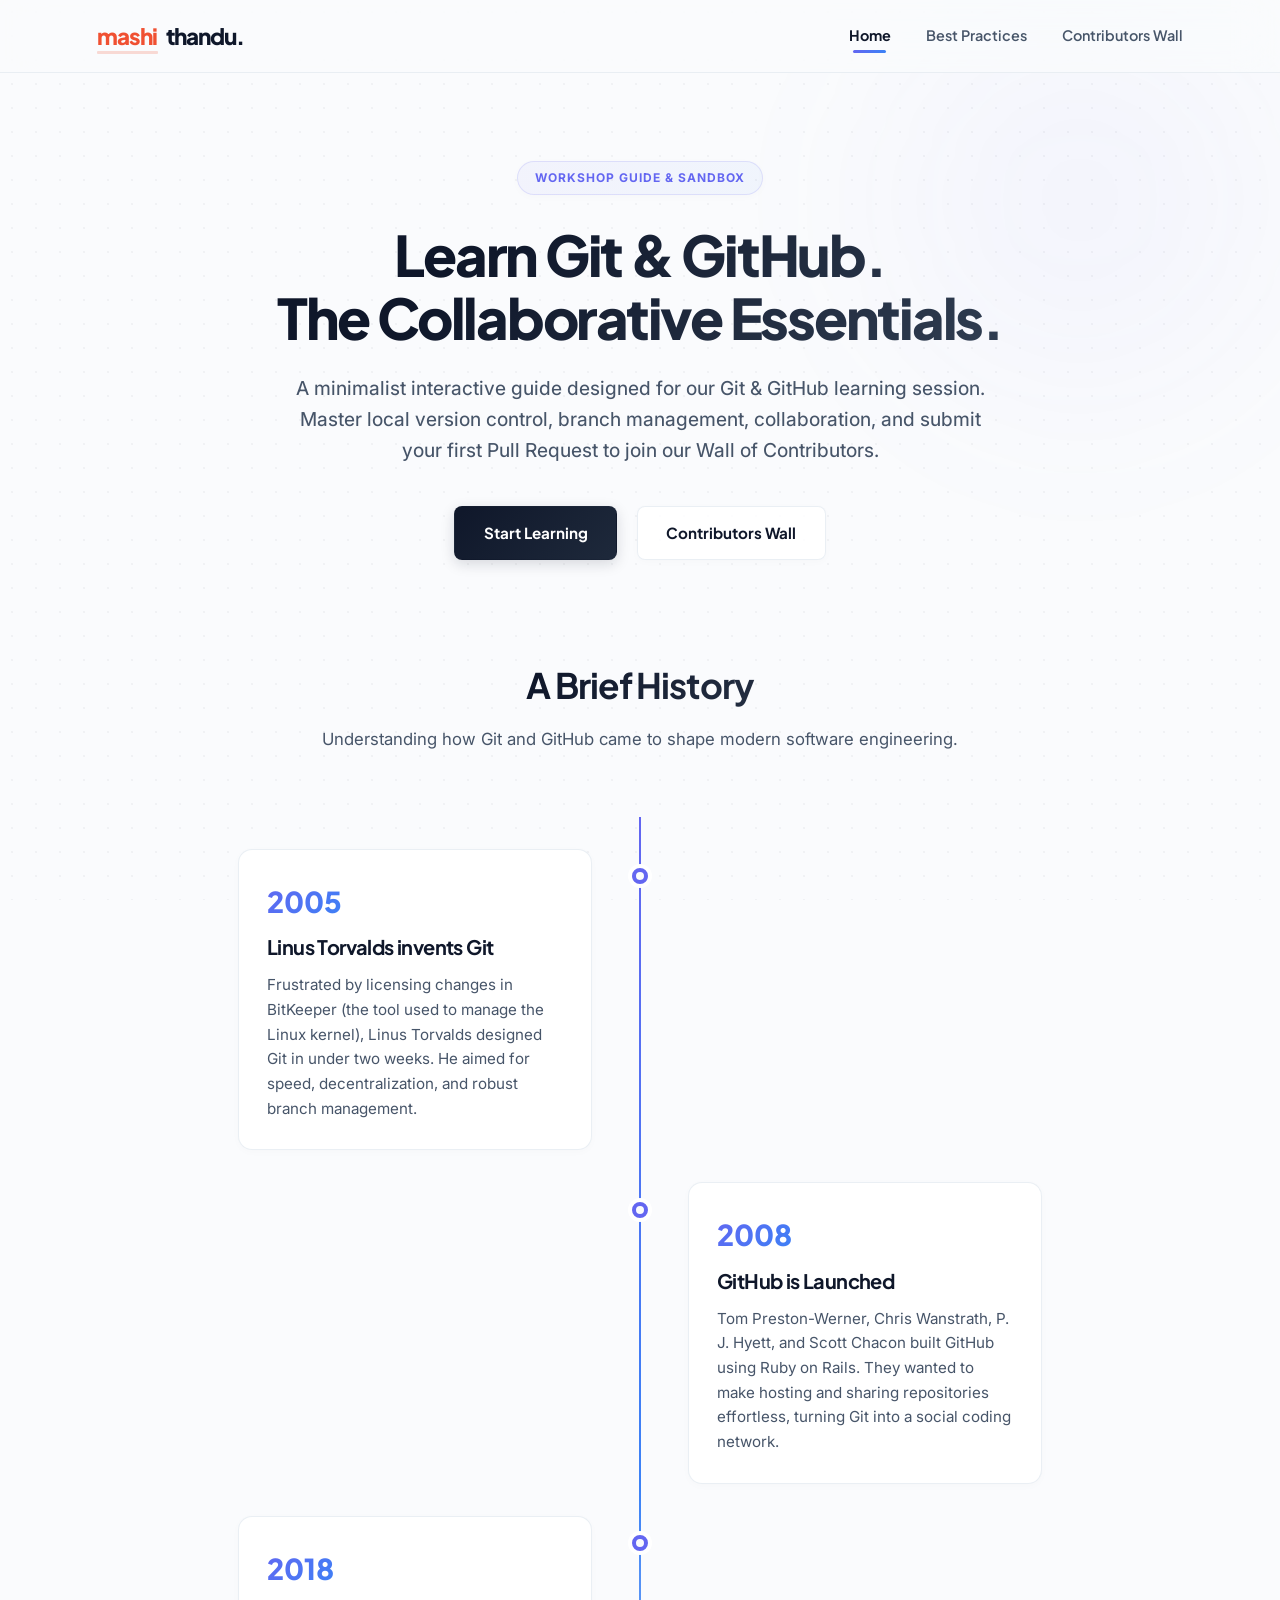
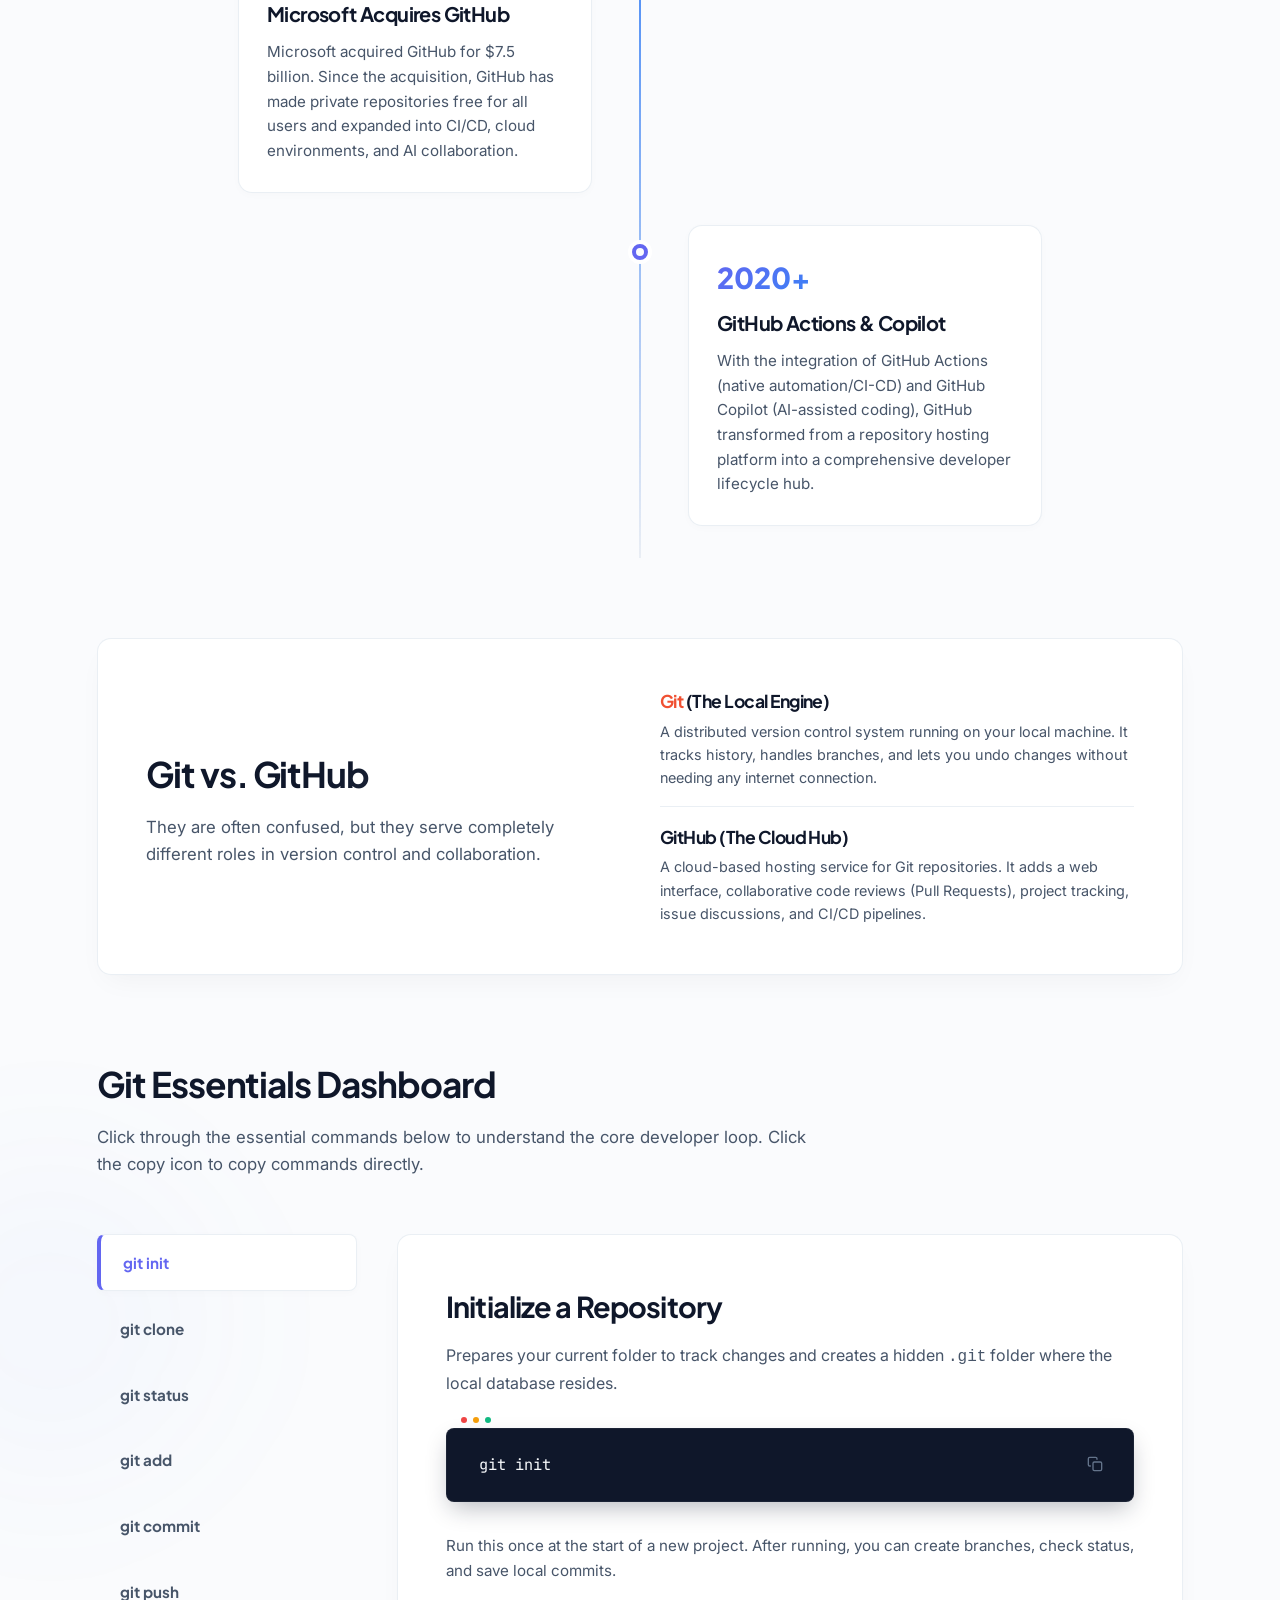
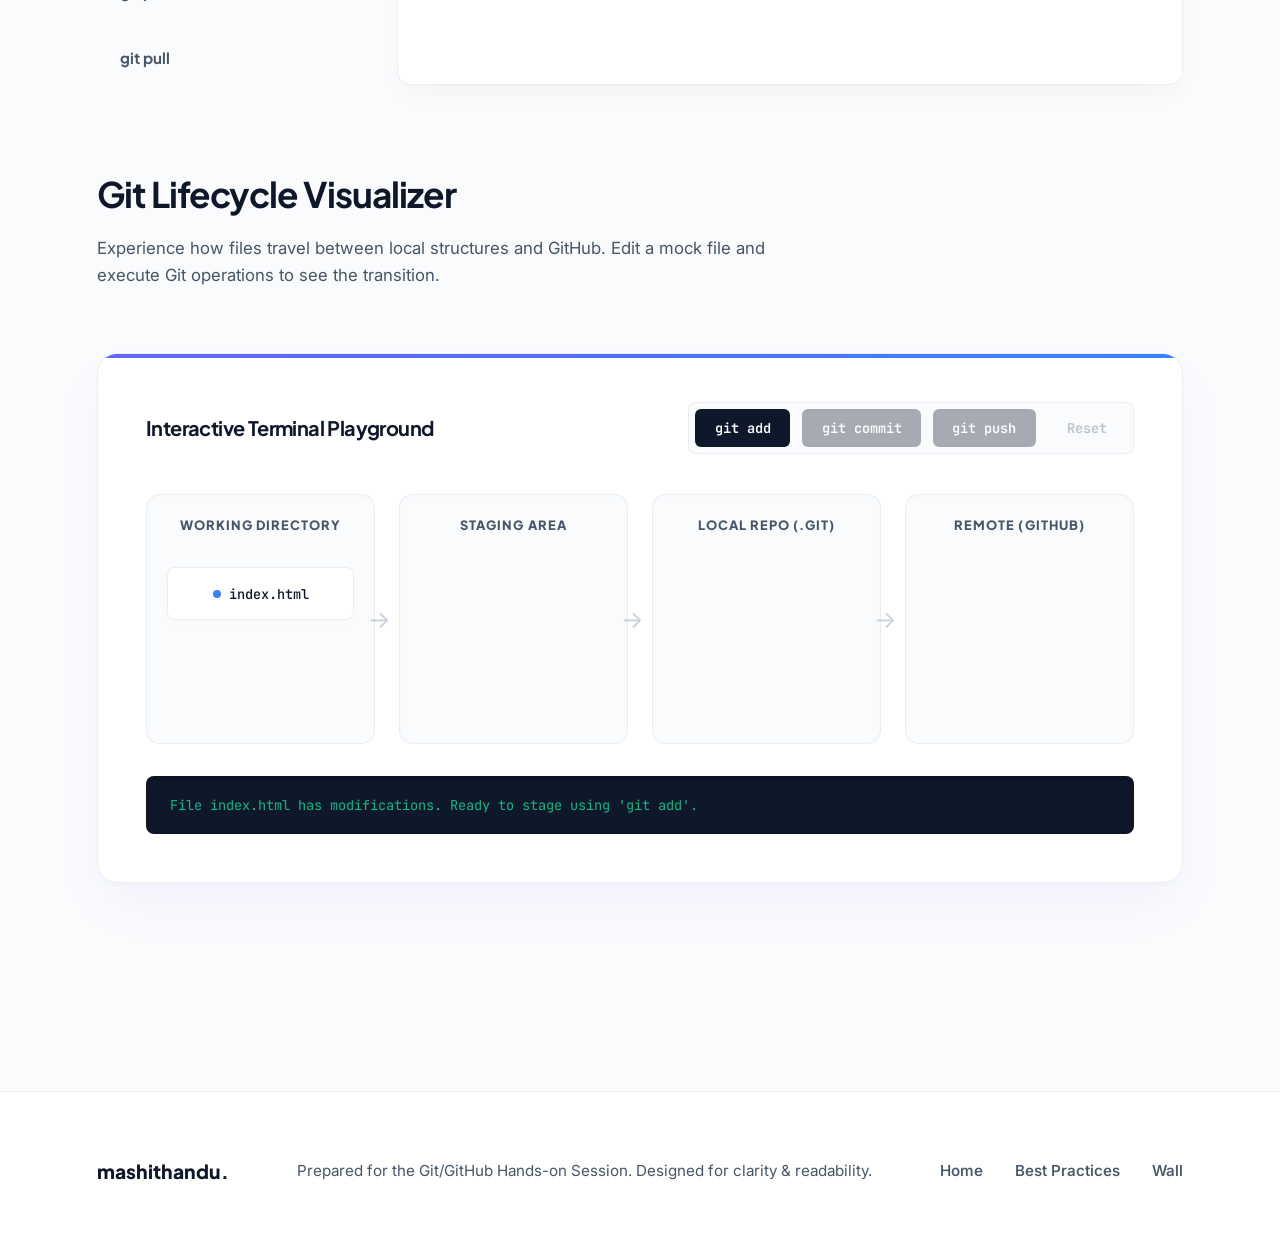
<file: index.html>
<!DOCTYPE html>
<html lang="en">
<head>
  <meta charset="UTF-8">
  <meta name="viewport" content="width=device-width, initial-scale=1.0">
  <title>mashithandu | Interactive Git & GitHub Guide</title>
  <meta name="description" content="An interactive website designed to teach the essentials of Git and GitHub, version control history, best practices, and collaborative workflows.">
  <link rel="stylesheet" href="style.css">
</head>
<body>
  <!-- Ambient background glows -->
  <div class="glow-bg"></div>
  <div class="glow-bg-left"></div>

  <!-- Navigation Bar -->
  <header class="site-header">
    <nav class="nav-container">
      <a href="index.html" class="logo">
        <span class="logo-git">mashi</span>thandu.
      </a>
      <button class="mobile-menu-btn" aria-label="Toggle menu">
        <span></span>
        <span></span>
        <span></span>
      </button>
      <ul class="nav-links">
        <li><a href="index.html" class="active">Home</a></li>
        <li><a href="practices.html">Best Practices</a></li>
        <li><a href="contributors.html">Contributors Wall</a></li>
      </ul>
    </nav>
  </header>

  <!-- Hero Section -->
  <section class="hero">
    <span class="hero-tag">Workshop Guide & Sandbox</span>
    <h1>Learn Git & GitHub.<br>The Collaborative Essentials.</h1>
    <p>A minimalist interactive guide designed for our Git & GitHub learning session. Master local version control, branch management, collaboration, and submit your first Pull Request to join our Wall of Contributors.</p>
    <div class="hero-actions">
      <a href="#essentials" class="btn btn-primary">Start Learning</a>
      <a href="contributors.html" class="btn btn-secondary">Contributors Wall</a>
    </div>
  </section>

  <main class="main-container">
    
    <!-- History Timeline -->
    <section id="history" style="margin-bottom: 5rem;">
      <h2 class="section-title" style="text-align: center;">A Brief History</h2>
      <p class="section-desc" style="text-align: center; margin: 0 auto 3rem auto;">Understanding how Git and GitHub came to shape modern software engineering.</p>
      
      <div class="history-container">
        
        <div class="timeline-item">
          <div class="timeline-badge"></div>
          <div class="timeline-content">
            <span class="timeline-date">2005</span>
            <h3>Linus Torvalds invents Git</h3>
            <p>Frustrated by licensing changes in BitKeeper (the tool used to manage the Linux kernel), Linus Torvalds designed Git in under two weeks. He aimed for speed, decentralization, and robust branch management.</p>
          </div>
        </div>

        <div class="timeline-item">
          <div class="timeline-badge"></div>
          <div class="timeline-content">
            <span class="timeline-date">2008</span>
            <h3>GitHub is Launched</h3>
            <p>Tom Preston-Werner, Chris Wanstrath, P. J. Hyett, and Scott Chacon built GitHub using Ruby on Rails. They wanted to make hosting and sharing repositories effortless, turning Git into a social coding network.</p>
          </div>
        </div>

        <div class="timeline-item">
          <div class="timeline-badge"></div>
          <div class="timeline-content">
            <span class="timeline-date">2018</span>
            <h3>Microsoft Acquires GitHub</h3>
            <p>Microsoft acquired GitHub for $7.5 billion. Since the acquisition, GitHub has made private repositories free for all users and expanded into CI/CD, cloud environments, and AI collaboration.</p>
          </div>
        </div>

        <div class="timeline-item">
          <div class="timeline-badge"></div>
          <div class="timeline-content">
            <span class="timeline-date">2020+</span>
            <h3>GitHub Actions & Copilot</h3>
            <p>With the integration of GitHub Actions (native automation/CI-CD) and GitHub Copilot (AI-assisted coding), GitHub transformed from a repository hosting platform into a comprehensive developer lifecycle hub.</p>
          </div>
        </div>

      </div>
    </section>

    <!-- Git vs GitHub Comparison -->
    <section id="git-vs-github" style="margin-bottom: 5rem;">
      <div class="card grid-2" style="align-items: center; padding: 3rem;">
        <div>
          <h2 class="section-title">Git vs. GitHub</h2>
          <p class="section-desc" style="margin-bottom: 0;">They are often confused, but they serve completely different roles in version control and collaboration.</p>
        </div>
        <div style="display: flex; flex-direction: column; gap: 1rem;">
          <div style="border-bottom: 1px solid var(--border-color); padding-bottom: 1rem;">
            <h3 style="font-size: 1.1rem; margin-bottom: 0.25rem;"><span style="color: #F05032;">Git</span> (The Local Engine)</h3>
            <p style="font-size: 0.9rem; color: var(--text-secondary);">A distributed version control system running on your local machine. It tracks history, handles branches, and lets you undo changes without needing any internet connection.</p>
          </div>
          <div>
            <h3 style="font-size: 1.1rem; margin-bottom: 0.25rem;">GitHub (The Cloud Hub)</h3>
            <p style="font-size: 0.9rem; color: var(--text-secondary);">A cloud-based hosting service for Git repositories. It adds a web interface, collaborative code reviews (Pull Requests), project tracking, issue discussions, and CI/CD pipelines.</p>
          </div>
        </div>
      </div>
    </section>

    <!-- Git Essentials Cheat Sheet -->
    <section id="essentials" style="margin-bottom: 5rem; scroll-margin-top: 6rem;">
      <h2 class="section-title">Git Essentials Dashboard</h2>
      <p class="section-desc">Click through the essential commands below to understand the core developer loop. Click the copy icon to copy commands directly.</p>

      <div class="dashboard-container">
        <!-- Sidebar Navigation -->
        <div class="dashboard-nav">
          <button class="dash-btn active" data-tab="tab-init">git init</button>
          <button class="dash-btn" data-tab="tab-clone">git clone</button>
          <button class="dash-btn" data-tab="tab-status">git status</button>
          <button class="dash-btn" data-tab="tab-add">git add</button>
          <button class="dash-btn" data-tab="tab-commit">git commit</button>
          <button class="dash-btn" data-tab="tab-push">git push</button>
          <button class="dash-btn" data-tab="tab-pull">git pull</button>
        </div>

        <!-- Dashboard Content Panels -->
        <div class="dashboard-content">
          
          <!-- git init -->
          <div class="dash-panel active" id="tab-init">
            <h3 class="panel-title">Initialize a Repository</h3>
            <p class="panel-desc">Prepares your current folder to track changes and creates a hidden <code>.git</code> folder where the local database resides.</p>
            <div class="command-box">
              <span class="command-text">git init</span>
              <button class="copy-btn" title="Copy to clipboard">
                <svg xmlns="http://www.w3.org/2000/svg" width="16" height="16" viewBox="0 0 24 24" fill="none" stroke="currentColor" stroke-width="2" stroke-linecap="round" stroke-linejoin="round"><rect x="9" y="9" width="13" height="13" rx="2" ry="2"></rect><path d="M5 15H4a2 2 0 0 1-2-2V4a2 2 0 0 1 2-2h9a2 2 0 0 1 2 2v1"></path></svg>
              </button>
            </div>
            <p style="font-size: 0.95rem; color: var(--text-secondary);">Run this once at the start of a new project. After running, you can create branches, check status, and save local commits.</p>
          </div>

          <!-- git clone -->
          <div class="dash-panel" id="tab-clone">
            <h3 class="panel-title">Clone an Existing Repository</h3>
            <p class="panel-desc">Downloads a copy of an entire project repository from a remote server (like GitHub) to your local computer.</p>
            <div class="command-box">
              <span class="command-text">git clone https://github.com/username/repository.git</span>
              <button class="copy-btn" title="Copy to clipboard">
                <svg xmlns="http://www.w3.org/2000/svg" width="16" height="16" viewBox="0 0 24 24" fill="none" stroke="currentColor" stroke-width="2" stroke-linecap="round" stroke-linejoin="round"><rect x="9" y="9" width="13" height="13" rx="2" ry="2"></rect><path d="M5 15H4a2 2 0 0 1-2-2V4a2 2 0 0 1 2-2h9a2 2 0 0 1 2 2v1"></path></svg>
              </button>
            </div>
            <p style="font-size: 0.95rem; color: var(--text-secondary);">This configures the origin remote link automatically. It creates a folder matching the repo name, downloads all historical commits, and checks out the default branch.</p>
          </div>

          <!-- git status -->
          <div class="dash-panel" id="tab-status">
            <h3 class="panel-title">Check Status of Changes</h3>
            <p class="panel-desc">Displays the status of the files in your directory: which files have changes that are staged, unstaged, or untracked.</p>
            <div class="command-box">
              <span class="command-text">git status</span>
              <button class="copy-btn" title="Copy to clipboard">
                <svg xmlns="http://www.w3.org/2000/svg" width="16" height="16" viewBox="0 0 24 24" fill="none" stroke="currentColor" stroke-width="2" stroke-linecap="round" stroke-linejoin="round"><rect x="9" y="9" width="13" height="13" rx="2" ry="2"></rect><path d="M5 15H4a2 2 0 0 1-2-2V4a2 2 0 0 1 2-2h9a2 2 0 0 1 2 2v1"></path></svg>
              </button>
            </div>
            <p style="font-size: 0.95rem; color: var(--text-secondary);">This is the safest command to run frequently. It helps you see what state your workspace is in and what you should do next (e.g., stage or commit changes).</p>
          </div>

          <!-- git add -->
          <div class="dash-panel" id="tab-add">
            <h3 class="panel-title">Stage Your Changes</h3>
            <p class="panel-desc">Moves changes from your Working Directory to the Staging Area, registering them for the next commit snapshot.</p>
            <div class="command-box">
              <span class="command-text">git add .</span>
              <button class="copy-btn" title="Copy to clipboard">
                <svg xmlns="http://www.w3.org/2000/svg" width="16" height="16" viewBox="0 0 24 24" fill="none" stroke="currentColor" stroke-width="2" stroke-linecap="round" stroke-linejoin="round"><rect x="9" y="9" width="13" height="13" rx="2" ry="2"></rect><path d="M5 15H4a2 2 0 0 1-2-2V4a2 2 0 0 1 2-2h9a2 2 0 0 1 2 2v1"></path></svg>
              </button>
            </div>
            <p style="font-size: 0.95rem; color: var(--text-secondary);">Using <code>.</code> stages all files in the current folder. You can also specify single files (e.g. <code>git add index.html</code>) to choose exactly what goes into the commit.</p>
          </div>

          <!-- git commit -->
          <div class="dash-panel" id="tab-commit">
            <h3 class="panel-title">Record a Commit Snapshot</h3>
            <p class="panel-desc">Saves your staged snapshot into your local repository's history timeline. Includes a short message explaining the change.</p>
            <div class="command-box">
              <span class="command-text">git commit -m "feat: implement hero section layout"</span>
              <button class="copy-btn" title="Copy to clipboard">
                <svg xmlns="http://www.w3.org/2000/svg" width="16" height="16" viewBox="0 0 24 24" fill="none" stroke="currentColor" stroke-width="2" stroke-linecap="round" stroke-linejoin="round"><rect x="9" y="9" width="13" height="13" rx="2" ry="2"></rect><path d="M5 15H4a2 2 0 0 1-2-2V4a2 2 0 0 1 2-2h9a2 2 0 0 1 2 2v1"></path></svg>
              </button>
            </div>
            <p style="font-size: 0.95rem; color: var(--text-secondary);">Always use descriptive commit messages. Every commit receives a unique SHA-1 identifier key, allowing you to rollback or reference it later.</p>
          </div>

          <!-- git push -->
          <div class="dash-panel" id="tab-push">
            <h3 class="panel-title">Push Commits to Remote</h3>
            <p class="panel-desc">Uploads all local branch commits to the remote repository (e.g. GitHub), sharing your changes with the team.</p>
            <div class="command-box">
              <span class="command-text">git push origin main</span>
              <button class="copy-btn" title="Copy to clipboard">
                <svg xmlns="http://www.w3.org/2000/svg" width="16" height="16" viewBox="0 0 24 24" fill="none" stroke="currentColor" stroke-width="2" stroke-linecap="round" stroke-linejoin="round"><rect x="9" y="9" width="13" height="13" rx="2" ry="2"></rect><path d="M5 15H4a2 2 0 0 1-2-2V4a2 2 0 0 1 2-2h9a2 2 0 0 1 2 2v1"></path></svg>
              </button>
            </div>
            <p style="font-size: 0.95rem; color: var(--text-secondary);">Here, <code>origin</code> represents the remote server URL, and <code>main</code> is the destination branch. This syncs your local history timeline with the cloud.</p>
          </div>

          <!-- git pull -->
          <div class="dash-panel" id="tab-pull">
            <h3 class="panel-title">Pull Latest Remote Changes</h3>
            <p class="panel-desc">Downloads commits from the remote server and merges them directly into your current local active branch.</p>
            <div class="command-box">
              <span class="command-text">git pull origin main</span>
              <button class="copy-btn" title="Copy to clipboard">
                <svg xmlns="http://www.w3.org/2000/svg" width="16" height="16" viewBox="0 0 24 24" fill="none" stroke="currentColor" stroke-width="2" stroke-linecap="round" stroke-linejoin="round"><rect x="9" y="9" width="13" height="13" rx="2" ry="2"></rect><path d="M5 15H4a2 2 0 0 1-2-2V4a2 2 0 0 1 2-2h9a2 2 0 0 1 2 2v1"></path></svg>
              </button>
            </div>
            <p style="font-size: 0.95rem; color: var(--text-secondary);">Run this before starting any work to make sure you have the latest updates from your team. This helps prevent merge conflicts later.</p>
          </div>

        </div>
      </div>
    </section>

    <!-- Git Sandbox / Visualizer Simulator -->
    <section id="sandbox" style="margin-bottom: 5rem;">
      <h2 class="section-title">Git Lifecycle Visualizer</h2>
      <p class="section-desc">Experience how files travel between local structures and GitHub. Edit a mock file and execute Git operations to see the transition.</p>
      
      <div class="simulator-card">
        <div class="sim-header">
          <h3 style="font-size: 1.25rem;">Interactive Terminal Playground</h3>
          <div class="sim-controls">
            <button id="sim-add" class="sim-btn primary-action">git add</button>
            <button id="sim-commit" class="sim-btn primary-action">git commit</button>
            <button id="sim-push" class="sim-btn primary-action">git push</button>
            <button id="sim-reset" class="sim-btn">Reset</button>
          </div>
        </div>

        <div class="sim-board">
          
          <!-- Working Directory -->
          <div class="sim-column" id="col-working">
            <div class="sim-column-title">Working Directory</div>
            <span class="sim-arrow-flow">→</span>
          </div>

          <!-- Staging Area -->
          <div class="sim-column" id="col-staging">
            <div class="sim-column-title">Staging Area</div>
            <span class="sim-arrow-flow">→</span>
          </div>

          <!-- Local Repository -->
          <div class="sim-column" id="col-local">
            <div class="sim-column-title">Local Repo (.git)</div>
            <span class="sim-arrow-flow">→</span>
          </div>

          <!-- Remote Repository -->
          <div class="sim-column" id="col-remote">
            <div class="sim-column-title">Remote (GitHub)</div>
          </div>

        </div>

        <div class="sim-message-log" id="sim-log">
          File index.html has modifications. Ready to stage using 'git add'.
        </div>
      </div>
    </section>

  </main>

  <!-- Footer -->
  <footer class="site-footer">
    <div class="footer-container">
      <span class="footer-logo">mashithandu.</span>
      <p>Prepared for the Git/GitHub Hands-on Session. Designed for clarity & readability.</p>
      <ul class="footer-links">
        <li><a href="index.html">Home</a></li>
        <li><a href="practices.html">Best Practices</a></li>
        <li><a href="contributors.html">Wall</a></li>
      </ul>
    </div>
  </footer>

  <script src="script.js"></script>
</body>
</html>
</file>
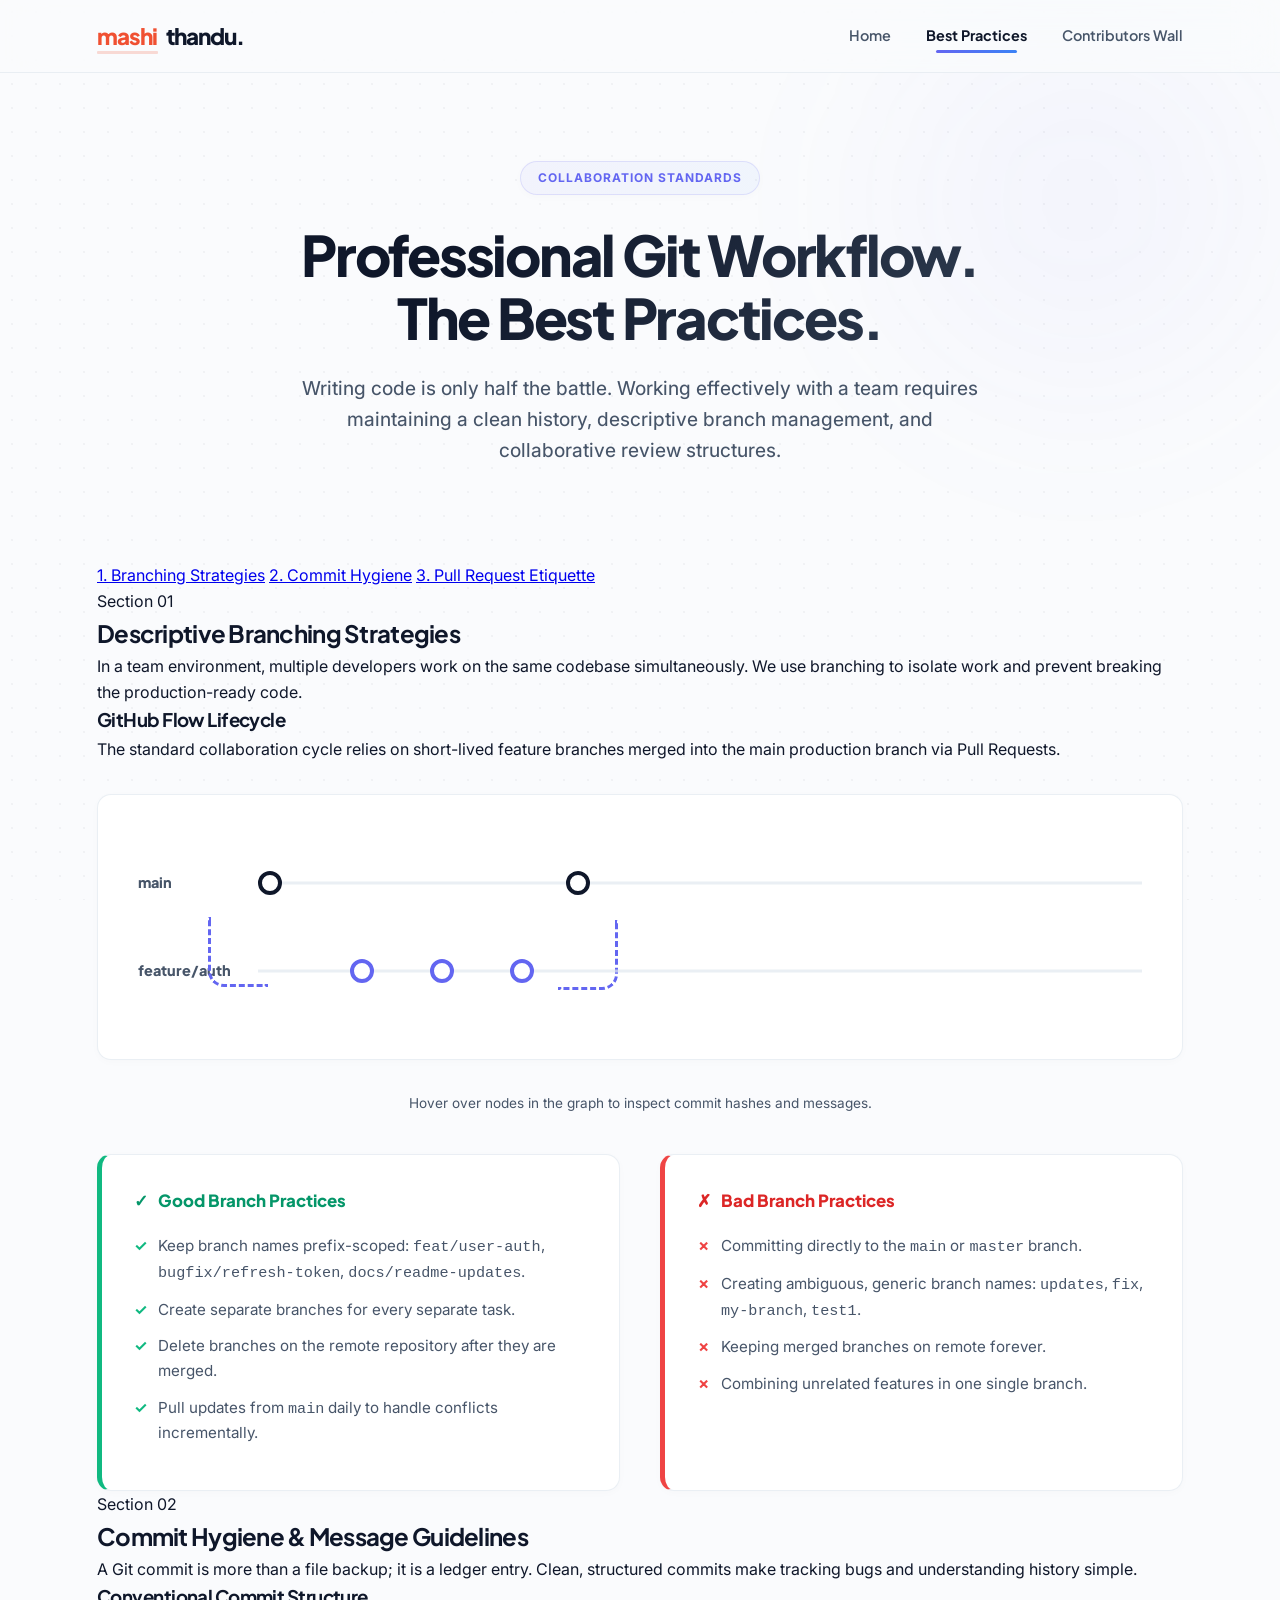
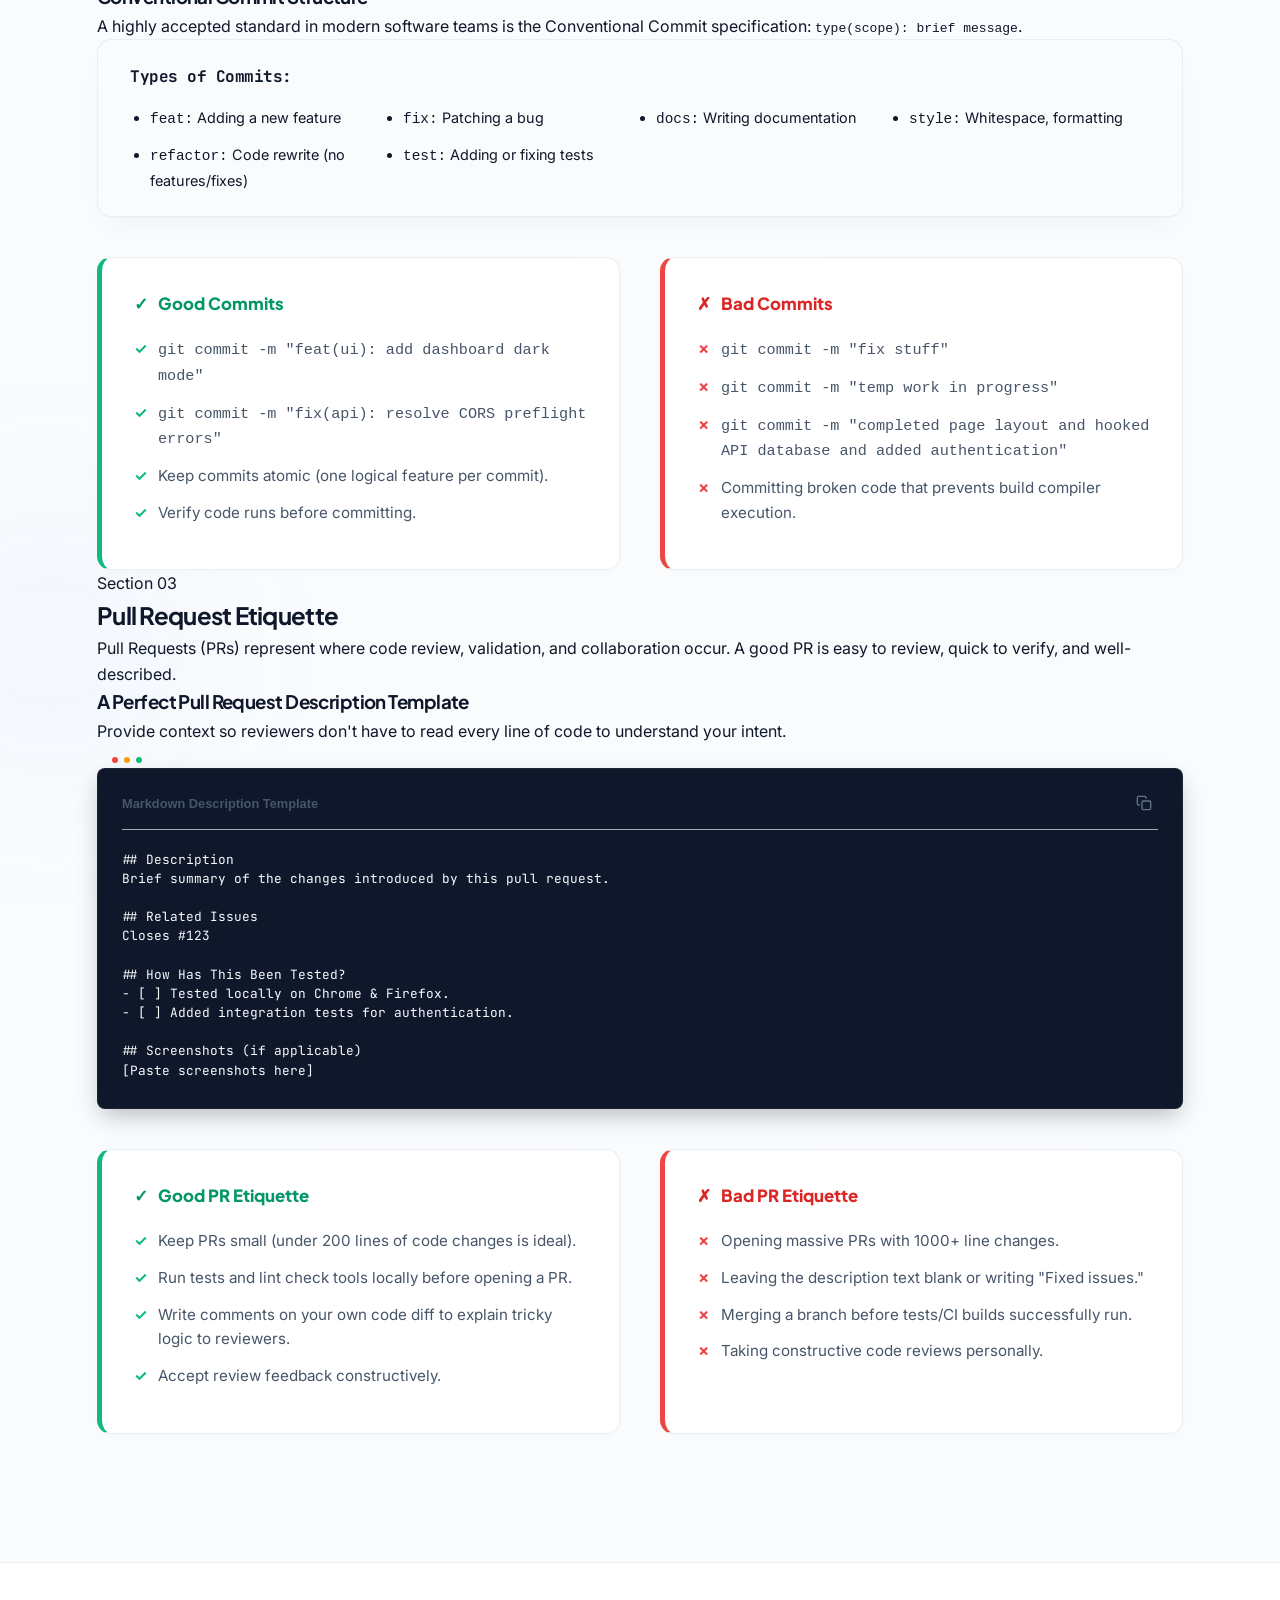
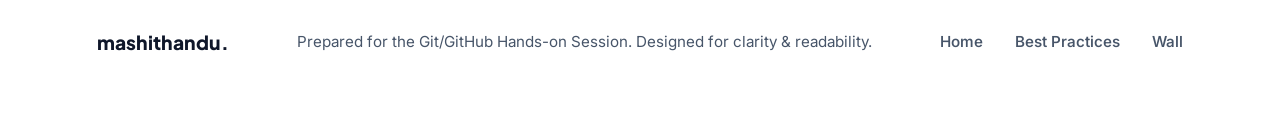
<file: practices.html>
<!DOCTYPE html>
<html lang="en">
<head>
  <meta charset="UTF-8">
  <meta name="viewport" content="width=device-width, initial-scale=1.0">
  <title>Best Practices | mashithandu</title>
  <meta name="description" content="Explore best practices for branching, clean commit messages, pull request etiquette, and version control safety.">
  <link rel="stylesheet" href="style.css">
</head>
<body>
  <!-- Ambient background glows -->
  <div class="glow-bg"></div>
  <div class="glow-bg-left"></div>

  <!-- Navigation Bar -->
  <header class="site-header">
    <nav class="nav-container">
      <a href="index.html" class="logo">
        <span class="logo-git">mashi</span>thandu.
      </a>
      <button class="mobile-menu-btn" aria-label="Toggle menu">
        <span></span>
        <span></span>
        <span></span>
      </button>
      <ul class="nav-links">
        <li><a href="index.html">Home</a></li>
        <li><a href="practices.html" class="active">Best Practices</a></li>
        <li><a href="contributors.html">Contributors Wall</a></li>
      </ul>
    </nav>
  </header>

  <!-- Hero Section -->
  <section class="hero">
    <span class="hero-tag">Collaboration Standards</span>
    <h1>Professional Git Workflow.<br>The Best Practices.</h1>
    <p>Writing code is only half the battle. Working effectively with a team requires maintaining a clean history, descriptive branch management, and collaborative review structures.</p>
  </section>

  <main class="main-container">
    
    <!-- Anchor Nav -->
    <div class="practice-nav-anchors">
      <a href="#branching">1. Branching Strategies</a>
      <a href="#commits">2. Commit Hygiene</a>
      <a href="#pull-requests">3. Pull Request Etiquette</a>
    </div>

    <!-- 1. Branching Section -->
    <section id="branching" class="practice-section" style="scroll-margin-top: 6rem;">
      <div class="practice-header">
        <span class="practice-number">Section 01</span>
        <h2>Descriptive Branching Strategies</h2>
        <p>In a team environment, multiple developers work on the same codebase simultaneously. We use branching to isolate work and prevent breaking the production-ready code.</p>
      </div>

      <h3>GitHub Flow Lifecycle</h3>
      <p>The standard collaboration cycle relies on short-lived feature branches merged into the main production branch via Pull Requests.</p>

      <!-- CSS Graph visualizer -->
      <div class="branch-graph-container">
        <div class="branch-graph">
          <!-- Main branch row -->
          <div class="graph-row">
            <div class="graph-row-title">main</div>
            <div class="graph-node-container">
              <div class="graph-node main-node" title="Initial release commit">
                <span class="graph-node-label">v1.0.0 (a1b2c3d)</span>
              </div>
              <!-- Gap node space -->
              <div style="width: 20px;"></div>
              <div style="width: 20px;"></div>
              <div style="width: 20px;"></div>
              <div class="graph-node main-node" title="Merge pull request #12 from feature/auth">
                <span class="graph-node-label">Merge Pull Request (f8e9d0c)</span>
              </div>
            </div>
          </div>

          <!-- Feature branch row -->
          <div class="graph-row">
            <div class="graph-row-title">feature/auth</div>
            <!-- Branch line -->
            <div class="branch-connection-line"></div>
            <!-- Merge line -->
            <div class="merge-connection-line"></div>
            
            <div class="graph-node-container" style="padding-left: 92px;">
              <div class="graph-node feature-node" title="Draft authentication layout">
                <span class="graph-node-label">feat: add login page (c4d5e6f)</span>
              </div>
              <div class="graph-node feature-node" title="Integrate OAuth library">
                <span class="graph-node-label">feat: support Google Sign-in (b7a8c9d)</span>
              </div>
              <div class="graph-node feature-node" title="Write integration test cases">
                <span class="graph-node-label">test: add auth flow tests (e5f6g7h)</span>
              </div>
            </div>
          </div>
        </div>
      </div>
      <p style="font-size: 0.85rem; color: var(--text-secondary); text-align: center; margin-bottom: 2rem;">Hover over nodes in the graph to inspect commit hashes and messages.</p>

      <div class="practice-grid-comparison">
        <div class="comparison-box good">
          <div class="comparison-title good-title">
            <span>✓</span> Good Branch Practices
          </div>
          <ul class="comparison-list">
            <li>Keep branch names prefix-scoped: <code>feat/user-auth</code>, <code>bugfix/refresh-token</code>, <code>docs/readme-updates</code>.</li>
            <li>Create separate branches for every separate task.</li>
            <li>Delete branches on the remote repository after they are merged.</li>
            <li>Pull updates from <code>main</code> daily to handle conflicts incrementally.</li>
          </ul>
        </div>
        
        <div class="comparison-box bad">
          <div class="comparison-title bad-title">
            <span>✗</span> Bad Branch Practices
          </div>
          <ul class="comparison-list">
            <li>Committing directly to the <code>main</code> or <code>master</code> branch.</li>
            <li>Creating ambiguous, generic branch names: <code>updates</code>, <code>fix</code>, <code>my-branch</code>, <code>test1</code>.</li>
            <li>Keeping merged branches on remote forever.</li>
            <li>Combining unrelated features in one single branch.</li>
          </ul>
        </div>
      </div>
    </section>

    <!-- 2. Commit Section -->
    <section id="commits" class="practice-section" style="scroll-margin-top: 6rem;">
      <div class="practice-header">
        <span class="practice-number">Section 02</span>
        <h2>Commit Hygiene & Message Guidelines</h2>
        <p>A Git commit is more than a file backup; it is a ledger entry. Clean, structured commits make tracking bugs and understanding history simple.</p>
      </div>

      <h3>Conventional Commit Structure</h3>
      <p>A highly accepted standard in modern software teams is the Conventional Commit specification: <code>type(scope): brief message</code>.</p>

      <div class="card" style="margin-bottom: 2rem; background-color: var(--bg-primary); border: 1px solid var(--border-color); padding: 1.5rem 2rem;">
        <h4 style="font-family: 'JetBrains Mono', monospace; font-size: 1rem; margin-bottom: 1rem;">Types of Commits:</h4>
        <ul style="font-size: 0.9rem; padding-left: 1.25rem; display: grid; grid-template-columns: repeat(auto-fit, minmax(200px, 1fr)); gap: 0.75rem;">
          <li><code>feat:</code> Adding a new feature</li>
          <li><code>fix:</code> Patching a bug</li>
          <li><code>docs:</code> Writing documentation</li>
          <li><code>style:</code> Whitespace, formatting</li>
          <li><code>refactor:</code> Code rewrite (no features/fixes)</li>
          <li><code>test:</code> Adding or fixing tests</li>
        </ul>
      </div>

      <div class="practice-grid-comparison">
        <div class="comparison-box good">
          <div class="comparison-title good-title">
            <span>✓</span> Good Commits
          </div>
          <ul class="comparison-list">
            <li><code>git commit -m "feat(ui): add dashboard dark mode"</code></li>
            <li><code>git commit -m "fix(api): resolve CORS preflight errors"</code></li>
            <li>Keep commits atomic (one logical feature per commit).</li>
            <li>Verify code runs before committing.</li>
          </ul>
        </div>
        
        <div class="comparison-box bad">
          <div class="comparison-title bad-title">
            <span>✗</span> Bad Commits
          </div>
          <ul class="comparison-list">
            <li><code>git commit -m "fix stuff"</code></li>
            <li><code>git commit -m "temp work in progress"</code></li>
            <li><code>git commit -m "completed page layout and hooked API database and added authentication"</code></li>
            <li>Committing broken code that prevents build compiler execution.</li>
          </ul>
        </div>
      </div>
    </section>

    <!-- 3. Pull Request Section -->
    <section id="pull-requests" class="practice-section" style="scroll-margin-top: 6rem;">
      <div class="practice-header">
        <span class="practice-number">Section 03</span>
        <h2>Pull Request Etiquette</h2>
        <p>Pull Requests (PRs) represent where code review, validation, and collaboration occur. A good PR is easy to review, quick to verify, and well-described.</p>
      </div>

      <h3>A Perfect Pull Request Description Template</h3>
      <p style="margin-bottom: 1rem;">Provide context so reviewers don't have to read every line of code to understand your intent.</p>
      
      <div class="command-box" style="flex-direction: column; align-items: stretch; height: auto;">
        <div style="display: flex; justify-content: space-between; align-items: center; border-bottom: 1px solid var(--border-color); padding-bottom: 0.5rem; margin-bottom: 0.75rem;">
          <span style="font-size: 0.8rem; font-family: 'Outfit', sans-serif; font-weight: 600; color: var(--text-secondary);">Markdown Description Template</span>
          <button class="copy-btn" title="Copy to clipboard">
            <svg xmlns="http://www.w3.org/2000/svg" width="16" height="16" viewBox="0 0 24 24" fill="none" stroke="currentColor" stroke-width="2" stroke-linecap="round" stroke-linejoin="round"><rect x="9" y="9" width="13" height="13" rx="2" ry="2"></rect><path d="M5 15H4a2 2 0 0 1-2-2V4a2 2 0 0 1 2-2h9a2 2 0 0 1 2 2v1"></path></svg>
          </button>
        </div>
        <pre class="command-text" style="font-family: 'JetBrains Mono', monospace; font-size: 0.8rem; line-height: 1.5; white-space: pre-wrap; margin: 0; padding: 0.5rem 0;">## Description
Brief summary of the changes introduced by this pull request.

## Related Issues
Closes #123

## How Has This Been Tested?
- [ ] Tested locally on Chrome & Firefox.
- [ ] Added integration tests for authentication.

## Screenshots (if applicable)
[Paste screenshots here]</pre>
      </div>

      <div class="practice-grid-comparison">
        <div class="comparison-box good">
          <div class="comparison-title good-title">
            <span>✓</span> Good PR Etiquette
          </div>
          <ul class="comparison-list">
            <li>Keep PRs small (under 200 lines of code changes is ideal).</li>
            <li>Run tests and lint check tools locally before opening a PR.</li>
            <li>Write comments on your own code diff to explain tricky logic to reviewers.</li>
            <li>Accept review feedback constructively.</li>
          </ul>
        </div>
        
        <div class="comparison-box bad">
          <div class="comparison-title bad-title">
            <span>✗</span> Bad PR Etiquette
          </div>
          <ul class="comparison-list">
            <li>Opening massive PRs with 1000+ line changes.</li>
            <li>Leaving the description text blank or writing "Fixed issues."</li>
            <li>Merging a branch before tests/CI builds successfully run.</li>
            <li>Taking constructive code reviews personally.</li>
          </ul>
        </div>
      </div>
    </section>

  </main>

  <!-- Footer -->
  <footer class="site-footer">
    <div class="footer-container">
      <span class="footer-logo">mashithandu.</span>
      <p>Prepared for the Git/GitHub Hands-on Session. Designed for clarity & readability.</p>
      <ul class="footer-links">
        <li><a href="index.html">Home</a></li>
        <li><a href="practices.html">Best Practices</a></li>
        <li><a href="contributors.html">Wall</a></li>
      </ul>
    </div>
  </footer>

  <script src="script.js"></script>
</body>
</html>
</file>
<file: style.css>
@import url('https://fonts.googleapis.com/css2?family=Plus+Jakarta+Sans:wght@300;400;500;600;700;800&family=Inter:wght@300;400;500;600;700&family=JetBrains+Mono:wght@400;500;600&display=swap');

:root {
  /* Curator Color Palette (Warm Alabaster & Indigo/Sapphire accents) */
  --bg-primary: #FAFBFD; /* Crisp modern canvas */
  --bg-secondary: rgba(255, 255, 255, 0.85); /* Glass card background */
  --bg-tertiary: #F1F4F9; /* Slate tint for code console components */
  --text-primary: #0F172A; /* Slate 900 */
  --text-secondary: #475569; /* Slate 600 */
  --text-muted: #94A3B8; /* Slate 400 */
  
  --border-color: rgba(226, 232, 240, 0.7); /* Slate 200 soft */
  --border-hover: rgba(99, 102, 241, 0.2); /* Indigo glow border */
  
  --accent-color: #0F172A; 
  --accent-hover: #1E293B;
  --indigo-primary: #6366F1;
  --indigo-glow: rgba(99, 102, 241, 0.05);
  --blue-primary: #3B82F6;
  --blue-glow: rgba(59, 130, 246, 0.06);
  
  --shadow-sm: 0 2px 8px rgba(15, 23, 42, 0.02);
  --shadow-md: 0 12px 30px -10px rgba(15, 23, 42, 0.05), 0 2px 6px -2px rgba(15, 23, 42, 0.02);
  --shadow-lg: 0 24px 60px -15px rgba(99, 102, 241, 0.08), 0 4px 12px -4px rgba(15, 23, 42, 0.03);
  
  --transition-smooth: all 0.4s cubic-bezier(0.16, 1, 0.3, 1);
  --transition-fast: all 0.2s cubic-bezier(0.16, 1, 0.3, 1);
  
  --radius-sm: 8px;
  --radius-md: 14px;
  --radius-lg: 20px;
}

* {
  box-sizing: border-box;
  margin: 0;
  padding: 0;
}

html {
  scroll-behavior: smooth;
}

body {
  font-family: 'Inter', sans-serif;
  background-color: var(--bg-primary);
  color: var(--text-primary);
  line-height: 1.625;
  -webkit-font-smoothing: antialiased;
  -moz-osx-font-smoothing: grayscale;
  position: relative;
  overflow-x: hidden;
}

/* Background grid paper overlay */
body::before {
  content: '';
  position: fixed;
  top: 0;
  left: 0;
  width: 100%;
  height: 100%;
  background-image: 
    radial-gradient(rgba(15, 23, 42, 0.04) 1px, transparent 1px);
  background-size: 24px 24px;
  pointer-events: none;
  z-index: -2;
}

/* Decorative soft ambient background glows */
.glow-bg {
  position: absolute;
  width: 600px;
  height: 600px;
  background: radial-gradient(circle, rgba(99, 102, 241, 0.05) 0%, rgba(255, 255, 255, 0) 70%);
  top: -100px;
  right: -100px;
  pointer-events: none;
  z-index: -1;
  filter: blur(60px);
}

.glow-bg-left {
  position: absolute;
  width: 500px;
  height: 500px;
  background: radial-gradient(circle, rgba(59, 130, 246, 0.04) 0%, rgba(255, 255, 255, 0) 70%);
  top: 60%;
  left: -200px;
  pointer-events: none;
  z-index: -1;
  filter: blur(50px);
}

/* Typography & Headers */
h1, h2, h3, h4, h5, h6 {
  font-family: 'Plus Jakarta Sans', sans-serif;
  color: var(--text-primary);
  font-weight: 700;
  letter-spacing: -0.03em;
}

/* Page Header & Premium Glassmorphic Navigation */
.site-header {
  position: sticky;
  top: 0;
  background-color: rgba(250, 251, 253, 0.75);
  backdrop-filter: blur(20px);
  -webkit-backdrop-filter: blur(20px);
  border-bottom: 1px solid var(--border-color);
  z-index: 100;
  transition: var(--transition-smooth);
}

.nav-container {
  max-width: 1150px;
  margin: 0 auto;
  padding: 1.1rem 2rem;
  display: flex;
  justify-content: space-between;
  align-items: center;
}

.logo {
  display: flex;
  align-items: center;
  gap: 0.5rem;
  font-family: 'Plus Jakarta Sans', sans-serif;
  font-weight: 800;
  font-size: 1.4rem;
  color: var(--text-primary);
  letter-spacing: -0.04em;
  text-decoration: none;
}

.logo-git {
  color: #F05032; /* official logo orange */
  position: relative;
}

.logo-git::after {
  content: '';
  position: absolute;
  bottom: 0px;
  left: 0;
  width: 100%;
  height: 3px;
  background-color: rgba(240, 80, 50, 0.2);
  border-radius: 1px;
}

.logo:hover {
  text-decoration: none;
  opacity: 0.95;
}

.nav-links {
  display: flex;
  list-style: none;
  gap: 2.2rem;
  align-items: center;
}

.nav-links a {
  color: var(--text-secondary);
  font-weight: 600;
  font-size: 0.9rem;
  position: relative;
  padding: 0.4rem 0;
  font-family: 'Plus Jakarta Sans', sans-serif;
  text-decoration: none;
  transition: var(--transition-fast);
}

.nav-links a:hover {
  color: var(--indigo-primary);
}

.nav-links a.active {
  color: var(--text-primary);
  font-weight: 700;
}

.nav-links a.active::after {
  content: '';
  position: absolute;
  bottom: -2px;
  left: 10%;
  width: 80%;
  height: 3px;
  background: linear-gradient(90deg, var(--indigo-primary), var(--blue-primary));
  border-radius: 4px;
}

.mobile-menu-btn {
  display: none;
  background: none;
  border: none;
  cursor: pointer;
  padding: 0.5rem;
  z-index: 101;
}

.mobile-menu-btn span {
  display: block;
  width: 22px;
  height: 2px;
  background-color: var(--text-primary);
  margin: 5px 0;
  transition: var(--transition-smooth);
}

/* Page Hero Section */
.hero {
  max-width: 900px;
  margin: 5.5rem auto 4rem auto;
  padding: 0 2rem;
  text-align: center;
  position: relative;
}

.hero-tag {
  display: inline-flex;
  align-items: center;
  gap: 0.5rem;
  padding: 0.4rem 1.1rem;
  background: linear-gradient(90deg, rgba(99, 102, 241, 0.05), rgba(59, 130, 246, 0.05));
  border: 1px solid rgba(99, 102, 241, 0.15);
  border-radius: 40px;
  font-size: 0.75rem;
  font-weight: 700;
  color: var(--indigo-primary);
  text-transform: uppercase;
  letter-spacing: 0.08em;
  margin-bottom: 1.75rem;
  box-shadow: var(--shadow-sm);
}

.hero h1 {
  font-size: 3.5rem;
  line-height: 1.125;
  margin-bottom: 1.5rem;
  color: var(--text-primary);
  font-weight: 800;
  letter-spacing: -0.04em;
  background: linear-gradient(135deg, #0F172A 30%, #334155 100%);
  -webkit-background-clip: text;
  -webkit-text-fill-color: transparent;
}

.hero p {
  font-size: 1.2rem;
  color: var(--text-secondary);
  max-width: 700px;
  margin: 0 auto 2.5rem auto;
  font-weight: 450;
}

.hero-actions {
  display: flex;
  justify-content: center;
  gap: 1.2rem;
}

/* Premium Buttons */
.btn {
  display: inline-flex;
  align-items: center;
  justify-content: center;
  padding: 0.85rem 1.8rem;
  font-family: 'Plus Jakarta Sans', sans-serif;
  font-weight: 700;
  font-size: 0.95rem;
  border-radius: var(--radius-sm);
  cursor: pointer;
  transition: var(--transition-smooth);
  border: 1px solid transparent;
  text-decoration: none;
}

.btn-primary {
  background: linear-gradient(135deg, #0F172A 0%, #1E293B 100%);
  color: #FFFFFF;
  box-shadow: 0 4px 14px rgba(15, 23, 42, 0.15);
}

.btn-primary:hover {
  background: linear-gradient(135deg, #1E293B 0%, #0F172A 100%);
  transform: translateY(-2px);
  box-shadow: 0 6px 20px rgba(15, 23, 42, 0.2);
}

.btn-secondary {
  background-color: var(--bg-secondary);
  color: var(--text-primary);
  border-color: var(--border-color);
  box-shadow: var(--shadow-sm);
}

.btn-secondary:hover {
  background-color: #FFFFFF;
  border-color: var(--indigo-primary);
  color: var(--indigo-primary);
  transform: translateY(-2px);
  box-shadow: var(--shadow-md);
}

/* Layout Containers */
.main-container {
  max-width: 1150px;
  margin: 0 auto;
  padding: 2rem 2rem 8rem 2rem;
  position: relative;
}

.section-title {
  font-size: 2.2rem;
  margin-bottom: 0.75rem;
  letter-spacing: -0.03em;
  background: linear-gradient(135deg, #0F172A 40%, #475569 100%);
  -webkit-background-clip: text;
  -webkit-text-fill-color: transparent;
}

.section-desc {
  color: var(--text-secondary);
  margin-bottom: 3.5rem;
  max-width: 720px;
  font-size: 1.05rem;
}

/* Glassmorphic Cards */
.card {
  background: var(--bg-secondary);
  backdrop-filter: blur(8px);
  -webkit-backdrop-filter: blur(8px);
  border: 1px solid var(--border-color);
  border-radius: var(--radius-md);
  padding: 2.5rem;
  box-shadow: var(--shadow-md);
  transition: var(--transition-smooth);
}

.card:hover {
  border-color: var(--border-hover);
  box-shadow: var(--shadow-lg);
  transform: translateY(-2px);
}

/* Grid Layouts */
.grid-2 {
  display: grid;
  grid-template-columns: repeat(2, 1fr);
  gap: 2.5rem;
}

.grid-3 {
  display: grid;
  grid-template-columns: repeat(3, 1fr);
  gap: 2.5rem;
}

/* History Timeline Section */
.history-container {
  position: relative;
  max-width: 900px;
  margin: 4rem auto;
  padding: 1rem 0;
}

/* Gradient Timeline Center Bar */
.history-container::before {
  content: '';
  position: absolute;
  left: 50%;
  top: 0;
  bottom: 0;
  width: 2px;
  background: linear-gradient(to bottom, var(--indigo-primary), var(--blue-primary), var(--border-color));
  transform: translateX(-50%);
}

.timeline-item {
  position: relative;
  width: 50%;
  padding: 1rem 3rem;
}

.timeline-item:nth-child(odd) {
  left: 0;
  text-align: right;
}

.timeline-item:nth-child(even) {
  left: 50%;
  text-align: left;
}

.timeline-badge {
  position: absolute;
  top: 2.2rem;
  width: 16px;
  height: 16px;
  border-radius: 50%;
  background-color: var(--bg-primary);
  border: 4px solid var(--indigo-primary);
  z-index: 2;
  transition: var(--transition-smooth);
  box-shadow: 0 0 0 4px #FFFFFF;
}

.timeline-item:nth-child(odd) .timeline-badge {
  right: -8px;
}

.timeline-item:nth-child(even) .timeline-badge {
  left: -8px;
}

.timeline-item:hover .timeline-badge {
  background-color: var(--indigo-primary);
  border-color: #FFFFFF;
  transform: scale(1.3);
  box-shadow: 0 0 15px rgba(99, 102, 241, 0.4);
}

.timeline-date {
  font-family: 'Plus Jakarta Sans', sans-serif;
  font-weight: 800;
  font-size: 1.8rem;
  margin-bottom: 0.4rem;
  display: inline-block;
  background: linear-gradient(135deg, var(--indigo-primary), var(--blue-primary));
  -webkit-background-clip: text;
  -webkit-text-fill-color: transparent;
}

.timeline-content {
  background: #FFFFFF;
  border: 1px solid var(--border-color);
  border-radius: var(--radius-md);
  padding: 1.75rem;
  box-shadow: var(--shadow-sm);
  display: inline-block;
  text-align: left;
  transition: var(--transition-smooth);
  width: 100%;
}

.timeline-content:hover {
  box-shadow: var(--shadow-md);
  border-color: var(--border-hover);
  transform: translateY(-3px);
}

.timeline-content h3 {
  font-size: 1.25rem;
  margin-bottom: 0.6rem;
  font-weight: 700;
}

.timeline-content p {
  font-size: 0.95rem;
  color: var(--text-secondary);
}

/* Git Essentials Interactive Dashboard */
.dashboard-container {
  display: grid;
  grid-template-columns: 260px 1fr;
  gap: 2.5rem;
  margin-top: 3rem;
}

.dashboard-nav {
  display: flex;
  flex-direction: column;
  gap: 0.6rem;
}

.dash-btn {
  text-align: left;
  padding: 1.1rem 1.4rem;
  background: transparent;
  border: 1px solid transparent;
  border-radius: var(--radius-sm);
  cursor: pointer;
  font-family: 'Plus Jakarta Sans', sans-serif;
  font-weight: 700;
  font-size: 0.95rem;
  color: var(--text-secondary);
  transition: var(--transition-fast);
}

.dash-btn:hover {
  background-color: rgba(99, 102, 241, 0.03);
  color: var(--indigo-primary);
}

.dash-btn.active {
  background: #FFFFFF;
  border-color: var(--border-color);
  color: var(--indigo-primary);
  box-shadow: var(--shadow-sm);
  border-left: 4px solid var(--indigo-primary);
}

.dashboard-content {
  background: #FFFFFF;
  border: 1px solid var(--border-color);
  border-radius: var(--radius-md);
  padding: 3rem;
  box-shadow: var(--shadow-md);
  min-height: 400px;
  position: relative;
}

.dash-panel {
  display: none;
  animation: slideUp 0.3s cubic-bezier(0.16, 1, 0.3, 1);
}

.dash-panel.active {
  display: block;
}

.panel-title {
  font-size: 1.8rem;
  margin-bottom: 0.75rem;
}

.panel-desc {
  color: var(--text-secondary);
  margin-bottom: 2rem;
  font-size: 1rem;
}

/* Modern macOS style terminal command box */
.command-box {
  background-color: #0F172A; /* Slate 900 for absolute contrast */
  border: 1px solid rgba(255, 255, 255, 0.05);
  border-radius: var(--radius-sm);
  padding: 1.25rem 1.5rem;
  display: flex;
  justify-content: space-between;
  align-items: center;
  margin-bottom: 2rem;
  font-family: 'JetBrains Mono', monospace;
  font-size: 0.95rem;
  color: #F8FAFC;
  box-shadow: 0 10px 25px -5px rgba(15, 23, 42, 0.3);
  position: relative;
}

/* Code window controls style */
.command-box::before {
  content: '';
  position: absolute;
  top: -12px;
  left: 14px;
  width: 6px;
  height: 6px;
  border-radius: 50%;
  background-color: #EF4444;
  box-shadow: 12px 0 0 #F59E0B, 24px 0 0 #10B981;
}

/* Adjust padding for code header dots */
.command-box {
  margin-top: 1.5rem;
}

.command-text {
  user-select: all;
  padding-left: 0.5rem;
}

.copy-btn {
  background: none;
  border: none;
  cursor: pointer;
  color: #64748B;
  transition: var(--transition-fast);
  padding: 0.4rem;
  border-radius: 4px;
}

.copy-btn:hover {
  color: #F8FAFC;
  background-color: rgba(255, 255, 255, 0.08);
}

.copy-btn.copied {
  color: #10B981;
}

/* Git Lifecycle Visualizer Sandbox */
.simulator-card {
  margin-top: 4rem;
  background: #FFFFFF;
  border: 1px solid var(--border-color);
  padding: 3rem;
  border-radius: var(--radius-lg);
  box-shadow: var(--shadow-lg);
  position: relative;
  overflow: hidden;
}

.simulator-card::after {
  content: '';
  position: absolute;
  top: 0;
  left: 0;
  width: 100%;
  height: 4px;
  background: linear-gradient(90deg, var(--indigo-primary), var(--blue-primary));
}

.sim-header {
  display: flex;
  justify-content: space-between;
  align-items: center;
  margin-bottom: 2.5rem;
  flex-wrap: wrap;
  gap: 1.5rem;
}

.sim-controls {
  display: flex;
  gap: 0.75rem;
  background-color: var(--bg-primary);
  padding: 0.4rem;
  border-radius: 8px;
  border: 1px solid var(--border-color);
}

.sim-btn {
  padding: 0.55rem 1.15rem;
  font-size: 0.85rem;
  font-family: 'JetBrains Mono', monospace;
  font-weight: 600;
  border-radius: 6px;
  cursor: pointer;
  transition: var(--transition-smooth);
  background-color: transparent;
  border: 1px solid transparent;
  color: var(--text-secondary);
}

.sim-btn:hover:not(:disabled) {
  color: var(--text-primary);
  background-color: #FFFFFF;
  box-shadow: var(--shadow-sm);
}

.sim-btn:disabled {
  opacity: 0.35;
  cursor: not-allowed;
}

.sim-btn.primary-action {
  background-color: var(--accent-color);
  color: #FFFFFF;
}

.sim-btn.primary-action:hover:not(:disabled) {
  background-color: var(--indigo-primary);
  box-shadow: 0 4px 10px rgba(99, 102, 241, 0.2);
}

.sim-board {
  display: grid;
  grid-template-columns: repeat(4, 1fr);
  gap: 1.5rem;
  min-height: 250px;
  position: relative;
}

.sim-column {
  background-color: var(--bg-primary);
  border: 1px solid var(--border-color);
  border-radius: var(--radius-md);
  padding: 1.25rem;
  display: flex;
  flex-direction: column;
  align-items: center;
  position: relative;
  min-height: 240px;
  box-shadow: inset 0 2px 4px rgba(15, 23, 42, 0.01);
}

.sim-column-title {
  font-size: 0.8rem;
  text-transform: uppercase;
  letter-spacing: 0.08em;
  color: var(--text-secondary);
  font-weight: 800;
  margin-bottom: 1.5rem;
  font-family: 'Plus Jakarta Sans', sans-serif;
  text-align: center;
}

.sim-item {
  width: 100%;
  background: #FFFFFF;
  border: 1px solid var(--border-color);
  border-radius: var(--radius-sm);
  padding: 0.9rem 1.2rem;
  font-size: 0.85rem;
  box-shadow: var(--shadow-sm);
  display: flex;
  align-items: center;
  justify-content: center;
  font-family: 'JetBrains Mono', monospace;
  font-weight: 500;
  animation: scaleIn 0.35s cubic-bezier(0.34, 1.56, 0.64, 1);
  transition: transform 0.6s cubic-bezier(0.16, 1, 0.3, 1);
  position: absolute;
  top: 4.5rem;
  left: 1.25rem;
  right: 1.25rem;
  width: calc(100% - 2.5rem);
  z-index: 5;
}

/* Visual code file layout */
.sim-item::before {
  content: '';
  display: inline-block;
  width: 8px;
  height: 8px;
  border-radius: 50%;
  background-color: #3B82F6;
  margin-right: 8px;
}

.sim-commit-item {
  margin-top: 1rem;
  background-color: #0F172A;
  color: #F8FAFC;
  border-radius: 30px;
  padding: 0.65rem 1.25rem;
  font-size: 0.8rem;
  box-shadow: 0 10px 20px rgba(15, 23, 42, 0.15);
  text-align: center;
  font-family: 'JetBrains Mono', monospace;
  animation: scaleIn 0.4s cubic-bezier(0.34, 1.56, 0.64, 1);
  position: relative;
  z-index: 10;
  display: flex;
  flex-direction: column;
  gap: 0.25rem;
}

.sim-commit-item span {
  font-size: 0.7rem;
  color: var(--text-muted);
}

.sim-arrow-flow {
  position: absolute;
  top: 50%;
  right: -1rem;
  transform: translateY(-50%);
  color: var(--text-muted);
  opacity: 0.5;
  z-index: 1;
  font-size: 1.5rem;
}

.sim-message-log {
  margin-top: 2rem;
  padding: 1.1rem 1.5rem;
  background-color: #0F172A;
  border-radius: var(--radius-sm);
  font-family: 'JetBrains Mono', monospace;
  font-size: 0.85rem;
  color: #10B981; /* terminal green */
  min-height: 52px;
  box-shadow: inset 0 2px 8px rgba(0, 0, 0, 0.2);
}

/* Practice Page: Commit Graph Visualizer */
.branch-graph-container {
  background: #FFFFFF;
  border: 1px solid var(--border-color);
  border-radius: var(--radius-md);
  padding: 2.5rem;
  margin: 2rem 0;
  box-shadow: var(--shadow-sm);
  overflow-x: auto;
}

.branch-graph {
  display: flex;
  flex-direction: column;
  gap: 2.5rem;
  min-width: 650px;
  position: relative;
  padding: 1.5rem 0;
}

.graph-row {
  display: flex;
  align-items: center;
  height: 48px;
  position: relative;
}

.graph-row-title {
  width: 120px;
  font-family: 'Plus Jakarta Sans', sans-serif;
  font-size: 0.9rem;
  font-weight: 800;
  color: var(--text-secondary);
}

.graph-node-container {
  display: flex;
  align-items: center;
  gap: 3.5rem;
  position: relative;
  flex-grow: 1;
}

.graph-node-container::before {
  content: '';
  position: absolute;
  top: 50%;
  left: 0;
  right: 0;
  height: 3px;
  background-color: var(--border-color);
  z-index: 1;
  transform: translateY(-50%);
}

.graph-node {
  width: 24px;
  height: 24px;
  border-radius: 50%;
  background-color: #FFFFFF;
  border: 4px solid var(--text-primary);
  position: relative;
  z-index: 2;
  cursor: pointer;
  transition: var(--transition-smooth);
}

.graph-node:hover {
  transform: scale(1.3);
  box-shadow: 0 0 15px rgba(15, 23, 42, 0.2);
}

.graph-node.main-node {
  border-color: var(--text-primary);
}

.graph-node.feature-node {
  border-color: var(--indigo-primary);
}

.graph-node-label {
  position: absolute;
  top: 30px;
  left: 50%;
  transform: translateX(-50%);
  font-size: 0.75rem;
  font-family: 'JetBrains Mono', monospace;
  white-space: nowrap;
  background-color: #0F172A;
  color: #FFFFFF;
  padding: 4px 10px;
  border-radius: 4px;
  opacity: 0;
  transition: var(--transition-fast);
  pointer-events: none;
  box-shadow: var(--shadow-md);
}

.graph-node:hover .graph-node-label {
  opacity: 1;
}

.branch-connection-line {
  position: absolute;
  top: -30px;
  left: 70px;
  width: 60px;
  height: 70px;
  border-left: 3px dashed var(--indigo-primary);
  border-bottom: 3px dashed var(--indigo-primary);
  border-bottom-left-radius: 16px;
  pointer-events: none;
  z-index: 1;
}

.merge-connection-line {
  position: absolute;
  top: -27px;
  left: 420px;
  width: 60px;
  height: 70px;
  border-right: 3px dashed var(--indigo-primary);
  border-bottom: 3px dashed var(--indigo-primary);
  border-bottom-right-radius: 16px;
  pointer-events: none;
  z-index: 1;
}

/* Practice Comparisons UI */
.practice-grid-comparison {
  display: grid;
  grid-template-columns: 1fr 1fr;
  gap: 2.5rem;
  margin-top: 2.5rem;
}

.comparison-box {
  padding: 2rem;
  border-radius: var(--radius-md);
  border: 1px solid var(--border-color);
  background: #FFFFFF;
  box-shadow: var(--shadow-sm);
}

.comparison-box.good {
  border-left: 5px solid #10B981;
}

.comparison-box.bad {
  border-left: 5px solid #EF4444;
}

.comparison-title {
  font-family: 'Plus Jakarta Sans', sans-serif;
  font-size: 1.05rem;
  font-weight: 800;
  margin-bottom: 1.25rem;
  display: flex;
  align-items: center;
  gap: 0.6rem;
}

.comparison-title.good-title {
  color: #059669;
}

.comparison-title.bad-title {
  color: #DC2626;
}

.comparison-list {
  list-style: none;
  font-size: 0.95rem;
  color: var(--text-secondary);
}

.comparison-list li {
  margin-bottom: 0.75rem;
  position: relative;
  padding-left: 1.5rem;
}

.comparison-box.good li::before {
  content: '✓';
  position: absolute;
  left: 0;
  font-weight: 700;
  color: #10B981;
}

.comparison-box.bad li::before {
  content: '✗';
  position: absolute;
  left: 0;
  font-weight: 700;
  color: #EF4444;
}

/* Contributors Page - Spotlight Search layout */
.contributors-tools {
  display: flex;
  justify-content: space-between;
  align-items: center;
  margin-bottom: 3.5rem;
  flex-wrap: wrap;
  gap: 2rem;
}

.search-wrapper {
  position: relative;
  width: 420px;
  max-width: 100%;
}

.search-input {
  width: 100%;
  padding: 1rem 1rem 1rem 3rem;
  font-family: 'Inter', sans-serif;
  font-size: 0.95rem;
  border-radius: var(--radius-sm);
  background-color: #FFFFFF;
  border: 1px solid var(--border-color);
  color: var(--text-primary);
  box-shadow: var(--shadow-sm);
  transition: var(--transition-smooth);
}

.search-input:focus {
  outline: none;
  border-color: var(--indigo-primary);
  box-shadow: 0 10px 25px -10px rgba(99, 102, 241, 0.15);
}

.search-icon {
  position: absolute;
  left: 1rem;
  top: 50%;
  transform: translateY(-50%);
  color: var(--text-muted);
  pointer-events: none;
}

/* Add keyboard hint to input box (decorational) */
.search-wrapper::after {
  content: '⌘K';
  position: absolute;
  right: 1rem;
  top: 50%;
  transform: translateY(-50%);
  font-family: 'JetBrains Mono', monospace;
  font-size: 0.75rem;
  color: var(--text-muted);
  background-color: var(--bg-primary);
  border: 1px solid var(--border-color);
  padding: 2px 6px;
  border-radius: 4px;
  pointer-events: none;
}

/* Contributors Showcase Grid */
.contributors-grid {
  display: grid;
  grid-template-columns: repeat(auto-fill, minmax(300px, 1fr));
  gap: 2rem;
}

.contributor-card {
  background-color: #FFFFFF;
  border: 1px solid var(--border-color);
  border-radius: var(--radius-md);
  padding: 1.75rem;
  box-shadow: var(--shadow-sm);
  transition: var(--transition-smooth);
  display: flex;
  flex-direction: column;
  gap: 1.25rem;
  position: relative;
  overflow: hidden;
}

.contributor-card::after {
  content: '';
  position: absolute;
  top: 0;
  left: 0;
  width: 100%;
  height: 2px;
  background: linear-gradient(90deg, transparent, var(--indigo-primary), transparent);
  opacity: 0;
  transition: var(--transition-smooth);
}

.contributor-card:hover {
  transform: translateY(-4px);
  border-color: var(--indigo-primary);
  box-shadow: var(--shadow-lg);
}

.contributor-card:hover::after {
  opacity: 1;
}

.card-header-flex {
  display: flex;
  align-items: center;
  gap: 1rem;
}

.avatar-wrapper {
  width: 56px;
  height: 56px;
  border-radius: 50%;
  overflow: hidden;
  background-color: var(--bg-primary);
  border: 2px solid var(--border-color);
  display: flex;
  align-items: center;
  justify-content: center;
  flex-shrink: 0;
  transition: var(--transition-smooth);
}

.contributor-card:hover .avatar-wrapper {
  border-color: var(--indigo-primary);
  transform: scale(1.05);
}

.avatar-img {
  width: 100%;
  height: 100%;
  object-fit: cover;
}

.contributor-meta {
  display: flex;
  flex-direction: column;
}

.contributor-name {
  font-family: 'Plus Jakarta Sans', sans-serif;
  font-weight: 700;
  font-size: 1.1rem;
  color: var(--text-primary);
  line-height: 1.2;
}

.contributor-username {
  font-size: 0.85rem;
  color: var(--text-muted);
  font-weight: 500;
}

.contributor-quote {
  font-size: 0.95rem;
  color: var(--text-secondary);
  font-style: italic;
  position: relative;
  padding-left: 1rem;
  border-left: 3px solid var(--border-color);
  margin-top: 0.25rem;
  flex-grow: 1;
}

.contributor-card:hover .contributor-quote {
  border-left-color: var(--indigo-primary);
}

.contributor-github-badge {
  position: absolute;
  top: 1.5rem;
  right: 1.5rem;
  font-size: 1.25rem;
  color: var(--text-muted);
  transition: var(--transition-fast);
}

.contributor-card:hover .contributor-github-badge {
  color: var(--text-primary);
  transform: scale(1.1);
}

/* Call to Action Showcase Banner */
.join-banner {
  background: #FFFFFF;
  border: 1px solid var(--border-color);
  border-radius: var(--radius-lg);
  padding: 4rem;
  text-align: center;
  margin-bottom: 5rem;
  box-shadow: var(--shadow-md);
  position: relative;
  overflow: hidden;
}

.join-banner::before {
  content: '';
  position: absolute;
  width: 100%;
  height: 100%;
  background: radial-gradient(circle at center, rgba(99, 102, 241, 0.03) 0%, rgba(255, 255, 255, 0) 70%);
  top: 0;
  left: 0;
  pointer-events: none;
}

.join-banner h2 {
  font-size: 2.2rem;
  margin-bottom: 1rem;
}

.join-banner p {
  color: var(--text-secondary);
  max-width: 620px;
  margin: 0 auto 2rem auto;
  font-size: 1.05rem;
}

/* Walkthrough instructions modal overlay */
.modal {
  display: none;
  position: fixed;
  top: 0;
  left: 0;
  width: 100%;
  height: 100%;
  background-color: rgba(15, 23, 42, 0.3); /* Slate 900 tint */
  backdrop-filter: blur(10px);
  -webkit-backdrop-filter: blur(10px);
  z-index: 1000;
  align-items: center;
  justify-content: center;
  padding: 1.5rem;
}

.modal.active {
  display: flex;
  animation: fadeIn 0.4s cubic-bezier(0.16, 1, 0.3, 1);
}

.modal-content {
  background: #FFFFFF;
  border: 1px solid var(--border-color);
  border-radius: var(--radius-lg);
  max-width: 700px;
  width: 100%;
  max-height: 85vh;
  overflow-y: auto;
  box-shadow: var(--shadow-lg);
  animation: slideUp 0.4s cubic-bezier(0.34, 1.56, 0.64, 1);
  position: relative;
}

.modal-header {
  padding: 1.75rem 2.5rem;
  border-bottom: 1px solid var(--border-color);
  display: flex;
  justify-content: space-between;
  align-items: center;
  position: sticky;
  top: 0;
  background: #FFFFFF;
  z-index: 2;
}

.modal-close {
  background: none;
  border: none;
  font-size: 2rem;
  cursor: pointer;
  color: var(--text-muted);
  transition: var(--transition-fast);
  line-height: 1;
}

.modal-close:hover {
  color: var(--text-primary);
}

.modal-body {
  padding: 2.5rem;
}

.guide-step {
  margin-bottom: 2.2rem;
  position: relative;
  padding-left: 2.5rem;
}

.guide-step:last-child {
  margin-bottom: 0;
}

.guide-step::before {
  content: attr(data-step);
  position: absolute;
  left: 0;
  top: 2px;
  width: 26px;
  height: 26px;
  border-radius: 50%;
  background: linear-gradient(135deg, var(--indigo-primary) 0%, var(--blue-primary) 100%);
  color: #FFFFFF;
  display: flex;
  align-items: center;
  justify-content: center;
  font-size: 0.8rem;
  font-weight: 800;
  font-family: 'Plus Jakarta Sans', sans-serif;
  box-shadow: 0 4px 10px rgba(99, 102, 241, 0.25);
}

.guide-step h4 {
  font-size: 1.1rem;
  margin-bottom: 0.5rem;
}

.guide-step p {
  font-size: 0.95rem;
  color: var(--text-secondary);
  margin-bottom: 1.25rem;
}

/* Footer styling */
.site-footer {
  border-top: 1px solid var(--border-color);
  background-color: #FFFFFF;
  padding: 4rem 0;
  margin-top: auto;
}

.footer-container {
  max-width: 1150px;
  margin: 0 auto;
  padding: 0 2rem;
  display: flex;
  justify-content: space-between;
  align-items: center;
  flex-wrap: wrap;
  gap: 2rem;
  font-size: 0.95rem;
  color: var(--text-secondary);
}

.footer-logo {
  font-family: 'Plus Jakarta Sans', sans-serif;
  font-weight: 800;
  font-size: 1.2rem;
  color: var(--text-primary);
}

.footer-links {
  display: flex;
  list-style: none;
  gap: 2rem;
}

.footer-links a {
  color: var(--text-secondary);
  text-decoration: none;
  font-weight: 550;
  transition: var(--transition-fast);
}

.footer-links a:hover {
  color: var(--indigo-primary);
}

/* Animations */
@keyframes fadeIn {
  from { opacity: 0; }
  to { opacity: 1; }
}

@keyframes slideUp {
  from { transform: translateY(24px); opacity: 0; }
  to { transform: translateY(0); opacity: 1; }
}

@keyframes scaleIn {
  from { transform: scale(0.96); opacity: 0; }
  to { transform: scale(1); opacity: 1; }
}

/* Responsive Breakpoints */
@media (max-width: 900px) {
  .dashboard-container {
    grid-template-columns: 1fr;
  }
  
  .dashboard-nav {
    flex-direction: row;
    overflow-x: auto;
    padding-bottom: 0.5rem;
  }
  
  .dash-btn {
    white-space: nowrap;
    padding: 0.9rem 1.2rem;
  }
  
  .grid-2, .grid-3 {
    grid-template-columns: 1fr;
  }
  
  .history-container::before {
    left: 2rem;
  }
  
  .timeline-item {
    width: 100%;
    left: 0 !important;
    padding: 1.5rem 1.5rem 1.5rem 4rem;
    text-align: left !important;
  }
  
  .timeline-badge {
    left: calc(2rem - 8px) !important;
    right: auto !important;
  }
  
  .sim-board {
    grid-template-columns: 1fr;
    min-height: auto;
    gap: 1rem;
  }
  
  .sim-column {
    min-height: 140px;
  }
  
  .sim-arrow-flow {
    display: none;
  }
  
  .sim-item {
    position: static;
    width: 100%;
    margin: 0.5rem 0;
  }
  
  .branch-graph-container {
    padding: 1.5rem;
  }
  
  .practice-grid-comparison {
    grid-template-columns: 1fr;
  }
}

@media (max-width: 600px) {
  .hero h1 {
    font-size: 2.5rem;
  }
  
  .nav-container {
    padding: 1rem;
  }
  
  .nav-links {
    display: none;
    position: absolute;
    top: 100%;
    left: 0;
    right: 0;
    flex-direction: column;
    background-color: #FFFFFF;
    border-bottom: 1px solid var(--border-color);
    padding: 2rem;
    gap: 1.5rem;
    box-shadow: var(--shadow-md);
  }
  
  .nav-links.active {
    display: flex;
  }
  
  .mobile-menu-btn {
    display: block;
  }
  
  .mobile-menu-btn.active span:nth-child(1) {
    transform: translateY(7px) rotate(45deg);
  }
  
  .mobile-menu-btn.active span:nth-child(2) {
    opacity: 0;
  }
  
  .mobile-menu-btn.active span:nth-child(3) {
    transform: translateY(-7px) rotate(-45deg);
  }
  
  .practice-section {
    padding: 2rem 1.5rem;
  }
  
  .join-banner {
    padding: 3rem 1.5rem;
  }
}
</file>
